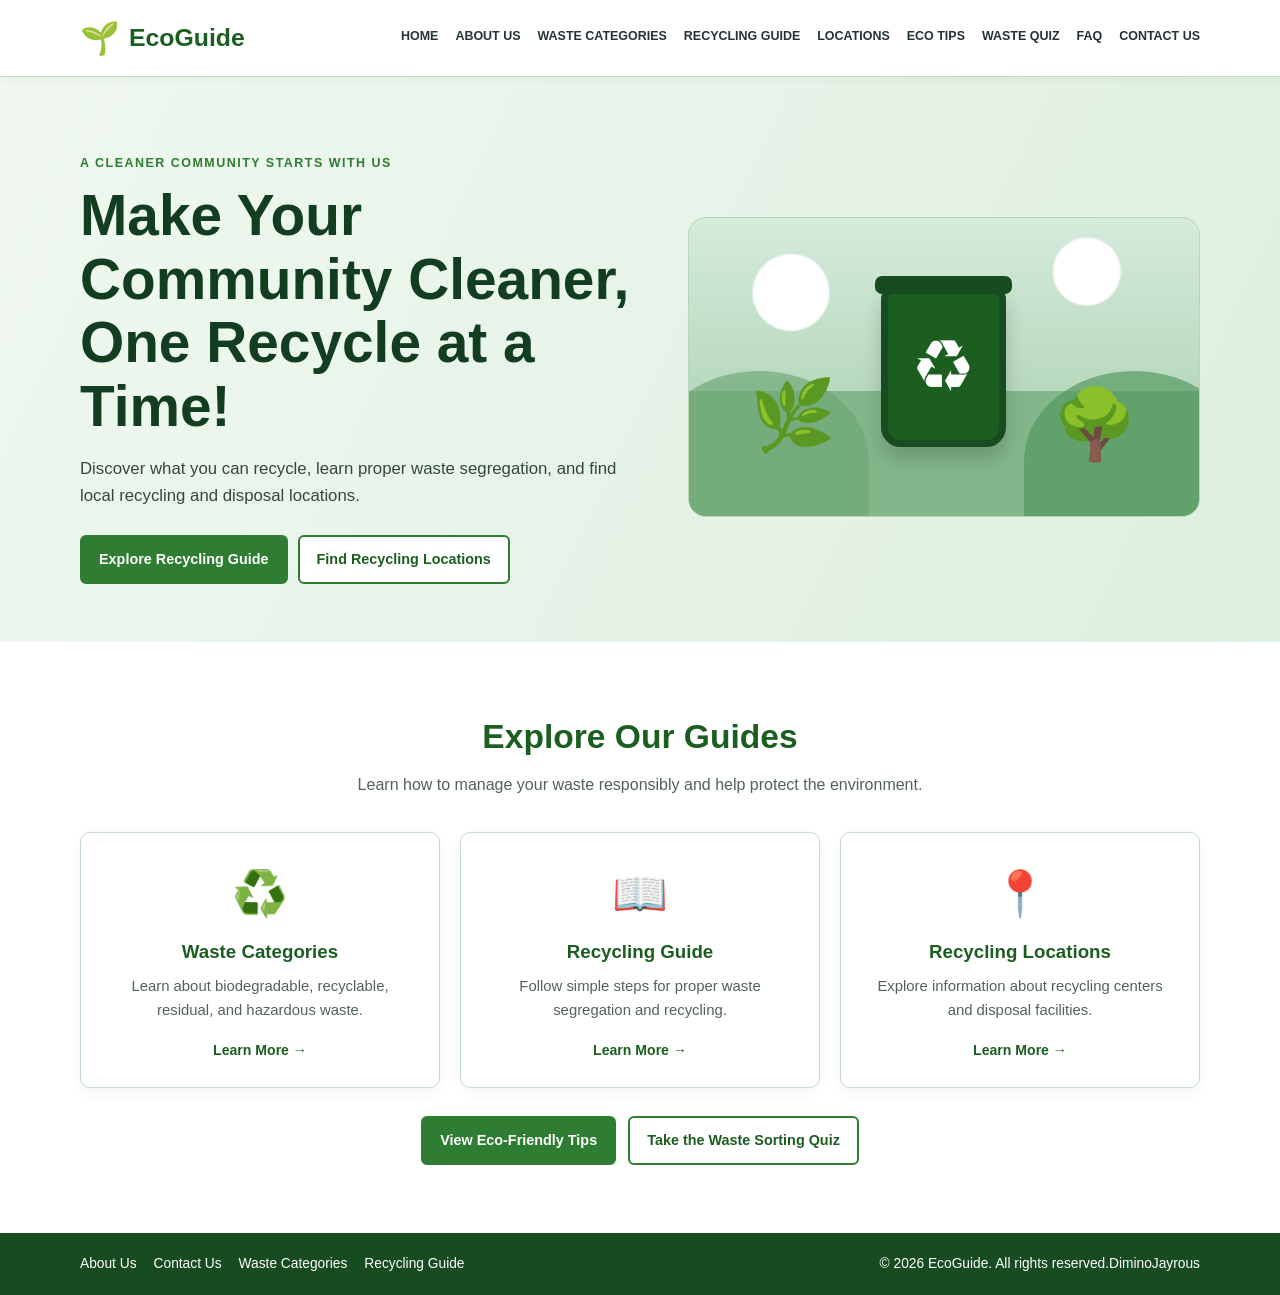
<file: index.html>
<!DOCTYPE html>
<html lang="en">
<head>
  <meta charset="UTF-8">
  <meta name="viewport" content="width=device-width, initial-scale=1.0">
  <meta name="description" content="EcoGuide helps communities learn about waste segregation, recycling, and responsible waste disposal.">
  <title>Home | EcoGuide – Local Waste &amp; Recycling Guide</title>
  <link rel="stylesheet" href="styles.css">
</head>
<body>
  <header class="site-header">
    <div class="container header-inner">
      <a class="brand" href="index.html" aria-label="EcoGuide home">
        <span class="brand-mark" aria-hidden="true">🌱</span>
        <span>EcoGuide</span>
      </a>
      <nav class="main-nav" aria-label="Main navigation">
<a href="index.html" >HOME</a>
<a href="about.html" >ABOUT US</a>
<a href="categories.html" >WASTE CATEGORIES</a>
<a href="guide.html" >RECYCLING GUIDE</a>
<a href="locations.html" >LOCATIONS</a>
<a href="tips.html" >ECO TIPS</a>
<a href="quiz.html" >WASTE QUIZ</a>
<a href="faq.html" >FAQ</a>
<a href="contact.html" >CONTACT US</a>
      </nav>
    </div>
  </header>

  <main>
    <section class="hero" id="home">
<div class="container hero-grid">
<div class="hero-copy">
<span class="eyebrow">A cleaner community starts with us</span>
<h1>Make Your Community Cleaner, One Recycle at a Time!</h1>
<p>
            Discover what you can recycle, learn proper waste segregation,
            and find local recycling and disposal locations.
          </p>
<div class="hero-actions">
<a class="button" href="guide.html">Explore Recycling Guide</a>
<a class="button button-secondary" href="locations.html">Find Recycling Locations</a>
</div>
</div>
<div aria-label="Illustration of a recycling bin in a green landscape" class="hero-art" role="img">
<span aria-hidden="true" class="hero-leaf leaf-left">🌿</span>
<div aria-hidden="true" class="recycle-bin">♻</div>
<span aria-hidden="true" class="hero-leaf leaf-right">🌳</span>
</div>
</div>
</section>
<section aria-labelledby="explore-heading" class="section">
<div class="container">
<h2 class="section-heading" id="explore-heading">Explore Our Guides</h2>
<p class="section-intro">
          Learn how to manage your waste responsibly and help protect the environment.
        </p>
<div class="feature-grid">
<article class="feature-card">
<div aria-hidden="true" class="card-icon">♻️</div>
<h3>Waste Categories</h3>
<p>Learn about biodegradable, recyclable, residual, and hazardous waste.</p>
<a class="text-link" href="categories.html">Learn More →</a>
</article>
<article class="feature-card">
<div aria-hidden="true" class="card-icon">📖</div>
<h3>Recycling Guide</h3>
<p>Follow simple steps for proper waste segregation and recycling.</p>
<a class="text-link" href="guide.html">Learn More →</a>
</article>
<article class="feature-card">
<div aria-hidden="true" class="card-icon">📍</div>
<h3>Recycling Locations</h3>
<p>Explore information about recycling centers and disposal facilities.</p>
<a class="text-link" href="locations.html">Learn More →</a>
</article>
</div>
</div>
<div class="container home-cta"><a class="button" href="tips.html">View Eco-Friendly Tips</a> <a class="button button-secondary" href="quiz.html">Take the Waste Sorting Quiz</a></div>
</section>
  </main>

  <footer class="site-footer">
    <div class="container footer-inner">
      <div class="footer-links">
        <a href="about.html">About Us</a>
        <a href="contact.html">Contact Us</a>
        <a href="categories.html">Waste Categories</a>
        <a href="guide.html">Recycling Guide</a>
      </div>
      <p>© 2026 EcoGuide. All rights reserved.DiminoJayrous</p>
    </div>
  </footer>
</body>
</html>
</file>
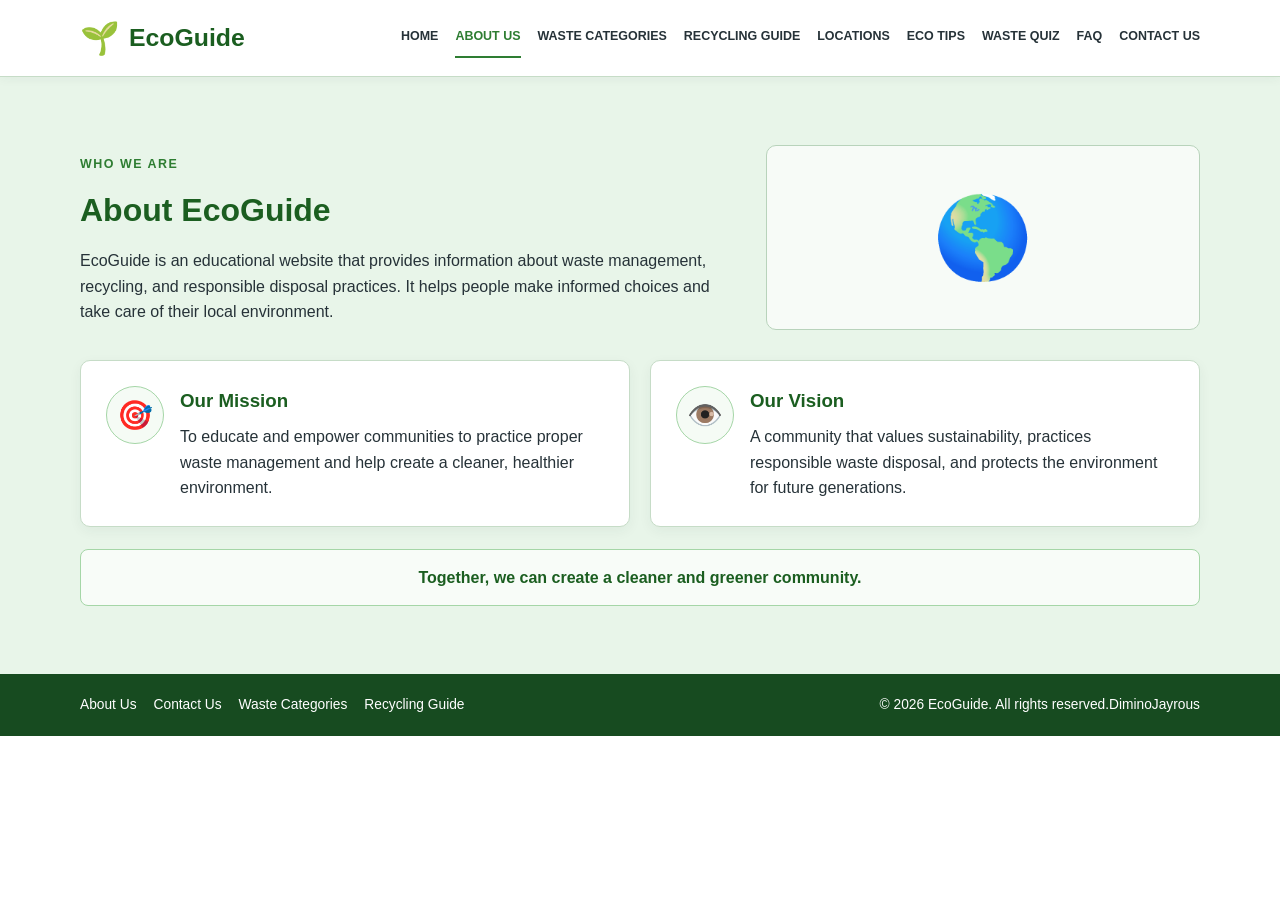
<file: about.html>
<!DOCTYPE html>
<html lang="en">
<head>
  <meta charset="UTF-8">
  <meta name="viewport" content="width=device-width, initial-scale=1.0">
  <meta name="description" content="EcoGuide helps communities learn about waste segregation, recycling, and responsible waste disposal.">
  <title>About Us | EcoGuide – Local Waste &amp; Recycling Guide</title>
  <link rel="stylesheet" href="styles.css">
</head>
<body>
  <header class="site-header">
    <div class="container header-inner">
      <a class="brand" href="index.html" aria-label="EcoGuide home">
        <span class="brand-mark" aria-hidden="true">🌱</span>
        <span>EcoGuide</span>
      </a>
      <nav class="main-nav" aria-label="Main navigation">
<a href="index.html" >HOME</a>
<a href="about.html" aria-current="page">ABOUT US</a>
<a href="categories.html" >WASTE CATEGORIES</a>
<a href="guide.html" >RECYCLING GUIDE</a>
<a href="locations.html" >LOCATIONS</a>
<a href="tips.html" >ECO TIPS</a>
<a href="quiz.html" >WASTE QUIZ</a>
<a href="faq.html" >FAQ</a>
<a href="contact.html" >CONTACT US</a>
      </nav>
    </div>
  </header>

  <main>
    <section class="section about-section" id="about">
<div class="container">
<div class="about-intro">
<div>
<span class="eyebrow">Who we are</span>
<h2>About EcoGuide</h2>
<p>
              EcoGuide is an educational website that provides information about
              waste management, recycling, and responsible disposal practices.
              It helps people make informed choices and take care of their local
              environment.
            </p>
</div>
<div aria-label="Green planet illustration" class="about-illustration" role="img">
            🌎
          </div>
</div>
<div class="mission-vision">
<article class="info-card">
<div aria-hidden="true" class="info-icon">🎯</div>
<div>
<h3>Our Mission</h3>
<p>
                To educate and empower communities to practice proper waste
                management and help create a cleaner, healthier environment.
              </p>
</div>
</article>
<article class="info-card">
<div aria-hidden="true" class="info-icon">👁️</div>
<div>
<h3>Our Vision</h3>
<p>
                A community that values sustainability, practices responsible
                waste disposal, and protects the environment for future generations.
              </p>
</div>
</article>
</div>
<p class="about-message">
          Together, we can create a cleaner and greener community.
        </p>
</div>
</section>
  </main>

  <footer class="site-footer">
    <div class="container footer-inner">
      <div class="footer-links">
        <a href="about.html">About Us</a>
        <a href="contact.html">Contact Us</a>
        <a href="categories.html">Waste Categories</a>
        <a href="guide.html">Recycling Guide</a>
      </div>
      <p>© 2026 EcoGuide. All rights reserved.DiminoJayrous</p>
    </div>
  </footer>
</body>
</html>
</file>
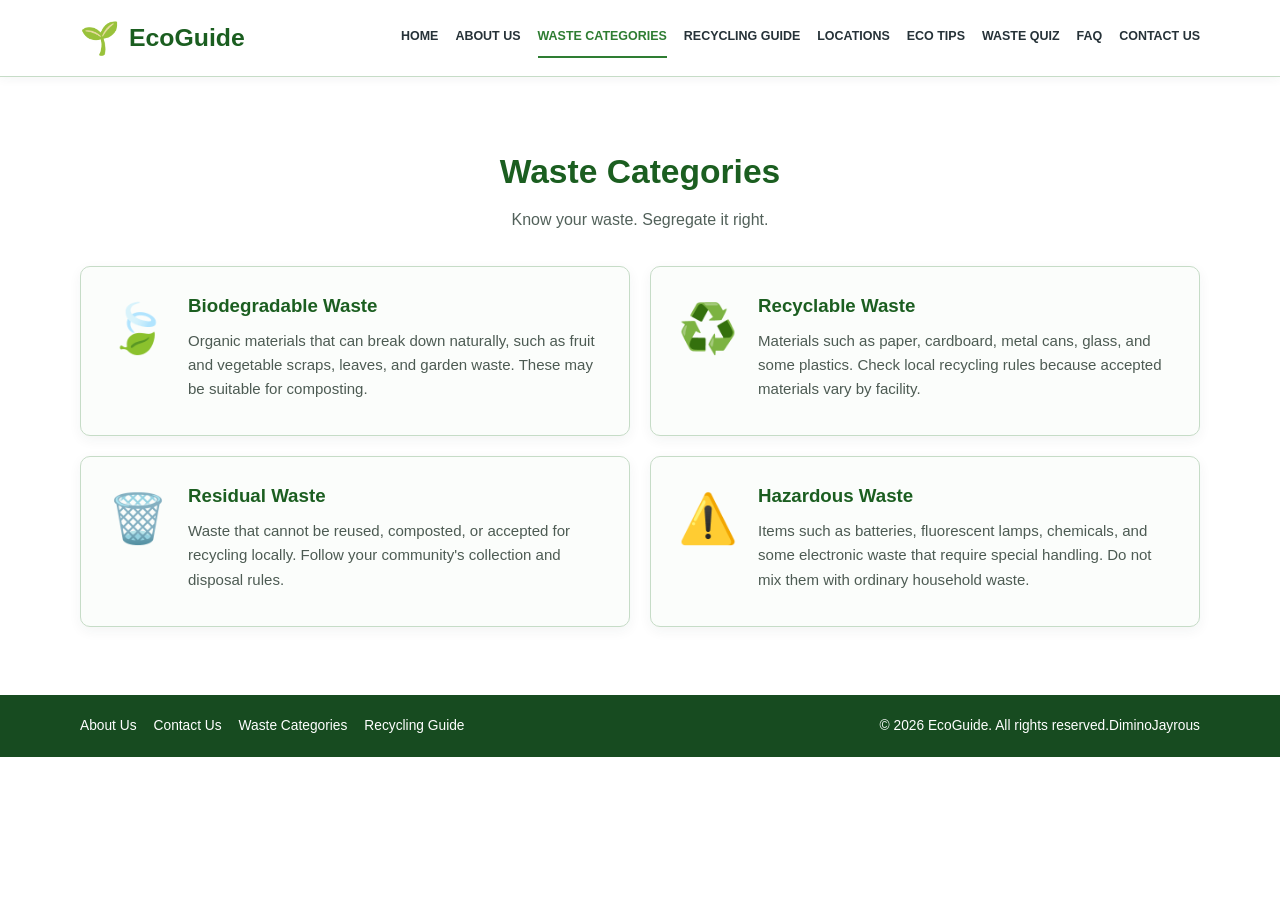
<file: categories.html>
<!DOCTYPE html>
<html lang="en">
<head>
  <meta charset="UTF-8">
  <meta name="viewport" content="width=device-width, initial-scale=1.0">
  <meta name="description" content="EcoGuide helps communities learn about waste segregation, recycling, and responsible waste disposal.">
  <title>Waste Categories | EcoGuide – Local Waste &amp; Recycling Guide</title>
  <link rel="stylesheet" href="styles.css">
</head>
<body>
  <header class="site-header">
    <div class="container header-inner">
      <a class="brand" href="index.html" aria-label="EcoGuide home">
        <span class="brand-mark" aria-hidden="true">🌱</span>
        <span>EcoGuide</span>
      </a>
      <nav class="main-nav" aria-label="Main navigation">
<a href="index.html" >HOME</a>
<a href="about.html" >ABOUT US</a>
<a href="categories.html" aria-current="page">WASTE CATEGORIES</a>
<a href="guide.html" >RECYCLING GUIDE</a>
<a href="locations.html" >LOCATIONS</a>
<a href="tips.html" >ECO TIPS</a>
<a href="quiz.html" >WASTE QUIZ</a>
<a href="faq.html" >FAQ</a>
<a href="contact.html" >CONTACT US</a>
      </nav>
    </div>
  </header>

  <main>
    <section class="section" id="categories">
<div class="container">
<h2 class="section-heading">Waste Categories</h2>
<p class="section-intro">Know your waste. Segregate it right.</p>
<div class="waste-grid">
<article class="waste-card">
<div aria-hidden="true" class="waste-icon">🍃</div>
<div>
<h3>Biodegradable Waste</h3>
<p>
                Organic materials that can break down naturally, such as fruit
                and vegetable scraps, leaves, and garden waste. These may be
                suitable for composting.
              </p>
</div>
</article>
<article class="waste-card">
<div aria-hidden="true" class="waste-icon">♻️</div>
<div>
<h3>Recyclable Waste</h3>
<p>
                Materials such as paper, cardboard, metal cans, glass, and some
                plastics. Check local recycling rules because accepted materials
                vary by facility.
              </p>
</div>
</article>
<article class="waste-card">
<div aria-hidden="true" class="waste-icon">🗑️</div>
<div>
<h3>Residual Waste</h3>
<p>
                Waste that cannot be reused, composted, or accepted for recycling
                locally. Follow your community's collection and disposal rules.
              </p>
</div>
</article>
<article class="waste-card">
<div aria-hidden="true" class="waste-icon">⚠️</div>
<div>
<h3>Hazardous Waste</h3>
<p>
                Items such as batteries, fluorescent lamps, chemicals, and some
                electronic waste that require special handling. Do not mix them
                with ordinary household waste.
              </p>
</div>
</article>
</div>
</div>
</section>
  </main>

  <footer class="site-footer">
    <div class="container footer-inner">
      <div class="footer-links">
        <a href="about.html">About Us</a>
        <a href="contact.html">Contact Us</a>
        <a href="categories.html">Waste Categories</a>
        <a href="guide.html">Recycling Guide</a>
      </div>
      <p>© 2026 EcoGuide. All rights reserved.DiminoJayrous</p>
    </div>
  </footer>
</body>
</html>
</file>
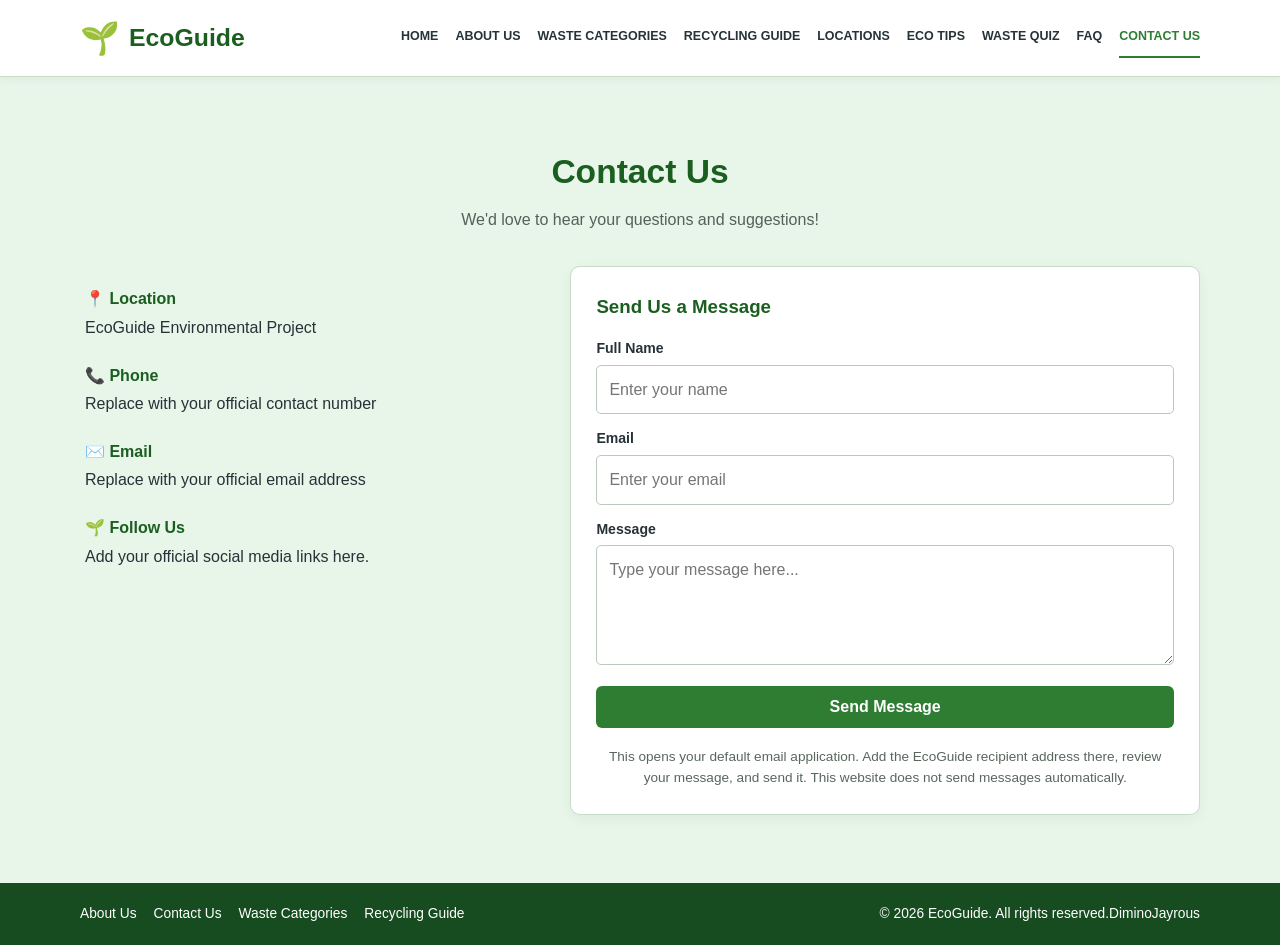
<file: contact.html>
<!DOCTYPE html>
<html lang="en">
<head>
  <meta charset="UTF-8">
  <meta name="viewport" content="width=device-width, initial-scale=1.0">
  <meta name="description" content="EcoGuide helps communities learn about waste segregation, recycling, and responsible waste disposal.">
  <title>Contact Us | EcoGuide – Local Waste &amp; Recycling Guide</title>
  <link rel="stylesheet" href="styles.css">
</head>
<body>
  <header class="site-header">
    <div class="container header-inner">
      <a class="brand" href="index.html" aria-label="EcoGuide home">
        <span class="brand-mark" aria-hidden="true">🌱</span>
        <span>EcoGuide</span>
      </a>
      <nav class="main-nav" aria-label="Main navigation">
<a href="index.html" >HOME</a>
<a href="about.html" >ABOUT US</a>
<a href="categories.html" >WASTE CATEGORIES</a>
<a href="guide.html" >RECYCLING GUIDE</a>
<a href="locations.html" >LOCATIONS</a>
<a href="tips.html" >ECO TIPS</a>
<a href="quiz.html" >WASTE QUIZ</a>
<a href="faq.html" >FAQ</a>
<a href="contact.html" aria-current="page">CONTACT US</a>
      </nav>
    </div>
  </header>

  <main>
    <section class="section contact-section" id="contact">
<div class="container">
<h2 class="section-heading">Contact Us</h2>
<p class="section-intro">We'd love to hear your questions and suggestions!</p>
<div class="contact-layout">
<div class="contact-details">
<div class="contact-item">
<strong>📍 Location</strong>
<p>EcoGuide Environmental Project</p>
</div>
<div class="contact-item">
<strong>📞 Phone</strong>
<p>Replace with your official contact number</p>
</div>
<div class="contact-item">
<strong>✉️ Email</strong>
<p>Replace with your official email address</p>
</div>
<div class="contact-item">
<strong>🌱 Follow Us</strong>
<p>Add your official social media links here.</p>
</div>
</div>
<form class="contact-form" action="mailto:" method="post" enctype="text/plain">
<h3>Send Us a Message</h3>
<div class="form-group">
<label for="full-name">Full Name</label>
<input id="full-name" name="name" placeholder="Enter your name" required="" type="text"/>
</div>
<div class="form-group">
<label for="email">Email</label>
<input id="email" name="email" placeholder="Enter your email" required="" type="email"/>
</div>
<div class="form-group">
<label for="user-message">Message</label>
<textarea id="user-message" name="message" placeholder="Type your message here..." required=""></textarea>
</div>
<button type="submit">Send Message</button>
<p class="location-note">
              This opens your default email application. Add the EcoGuide recipient address there, review your message, and send it. This website does not send messages automatically.
            </p>
</form>
</div>
</div>
</section>
  </main>

  <footer class="site-footer">
    <div class="container footer-inner">
      <div class="footer-links">
        <a href="about.html">About Us</a>
        <a href="contact.html">Contact Us</a>
        <a href="categories.html">Waste Categories</a>
        <a href="guide.html">Recycling Guide</a>
      </div>
      <p>© 2026 EcoGuide. All rights reserved.DiminoJayrous</p>
    </div>
  </footer>
</body>
</html>
</file>
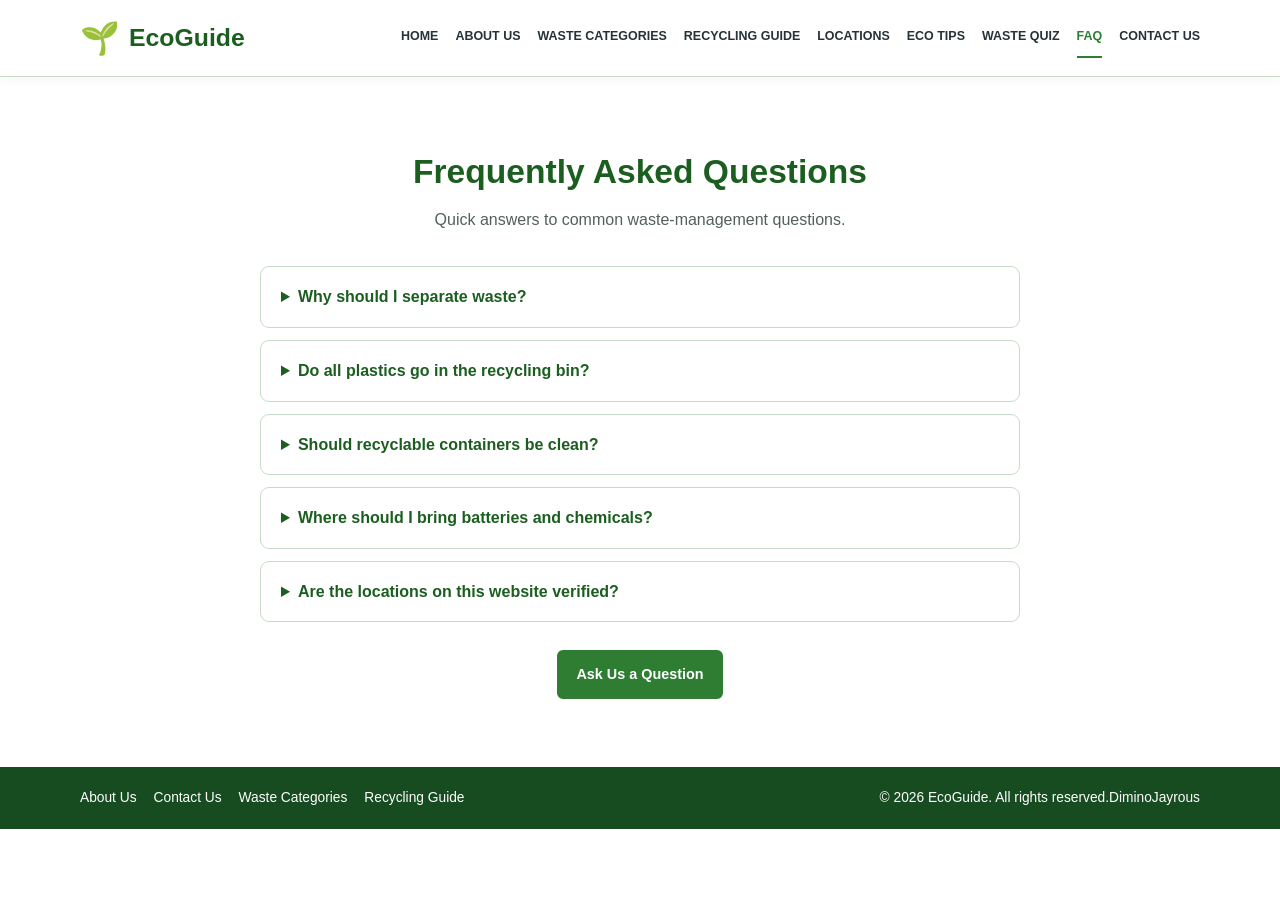
<file: faq.html>
<!DOCTYPE html><html lang="en"><head><meta charset="UTF-8"><meta name="viewport" content="width=device-width, initial-scale=1.0"><meta name="description" content="EcoGuide waste management and recycling resources."><title>Frequently Asked Questions | EcoGuide</title><link rel="stylesheet" href="styles.css"></head><body><header class="site-header"><div class="container header-inner"><a class="brand" href="index.html"><span class="brand-mark">🌱</span><span>EcoGuide</span></a><nav class="main-nav" aria-label="Main navigation"><a href="index.html" >HOME</a>
<a href="about.html" >ABOUT US</a>
<a href="categories.html" >WASTE CATEGORIES</a>
<a href="guide.html" >RECYCLING GUIDE</a>
<a href="locations.html" >LOCATIONS</a>
<a href="tips.html" >ECO TIPS</a>
<a href="quiz.html" >WASTE QUIZ</a>
<a href="faq.html" aria-current="page">FAQ</a>
<a href="contact.html" >CONTACT US</a></nav></div></header><main><section class="section"><div class="container narrow"><h2 class="section-heading">Frequently Asked Questions</h2><p class="section-intro">Quick answers to common waste-management questions.</p><div class="faq-list"><details><summary>Why should I separate waste?</summary><p>Segregation keeps recyclable and compostable materials from being mixed with other waste and supports safer handling.</p></details><details><summary>Do all plastics go in the recycling bin?</summary><p>No. Accepted plastics vary by local program. Check the recycling rules in your area before placing plastics in a collection bin.</p></details><details><summary>Should recyclable containers be clean?</summary><p>Empty and rinse containers when appropriate, then let them dry. Follow the instructions of your local recycling facility.</p></details><details><summary>Where should I bring batteries and chemicals?</summary><p>Do not mix them with ordinary household waste. Contact your local government or an authorized collection program for instructions.</p></details><details><summary>Are the locations on this website verified?</summary><p>No. The current facility entries are sample placeholders. Confirm addresses, accepted materials, schedules, and operating hours with the facility or local government.</p></details></div>
<div class="center-action"><a class="button" href="contact.html">Ask Us a Question</a></div></div></section></main>
<footer class="site-footer">
<div class="container footer-inner"><div class="footer-links">
<a href="about.html">About Us</a>
<a href="contact.html">Contact Us</a>
<a href="categories.html">Waste Categories</a>
<a href="guide.html">Recycling Guide</a>
</div><p>© 2026 EcoGuide. All rights reserved.DiminoJayrous</p></div></footer></body></html>
</file>
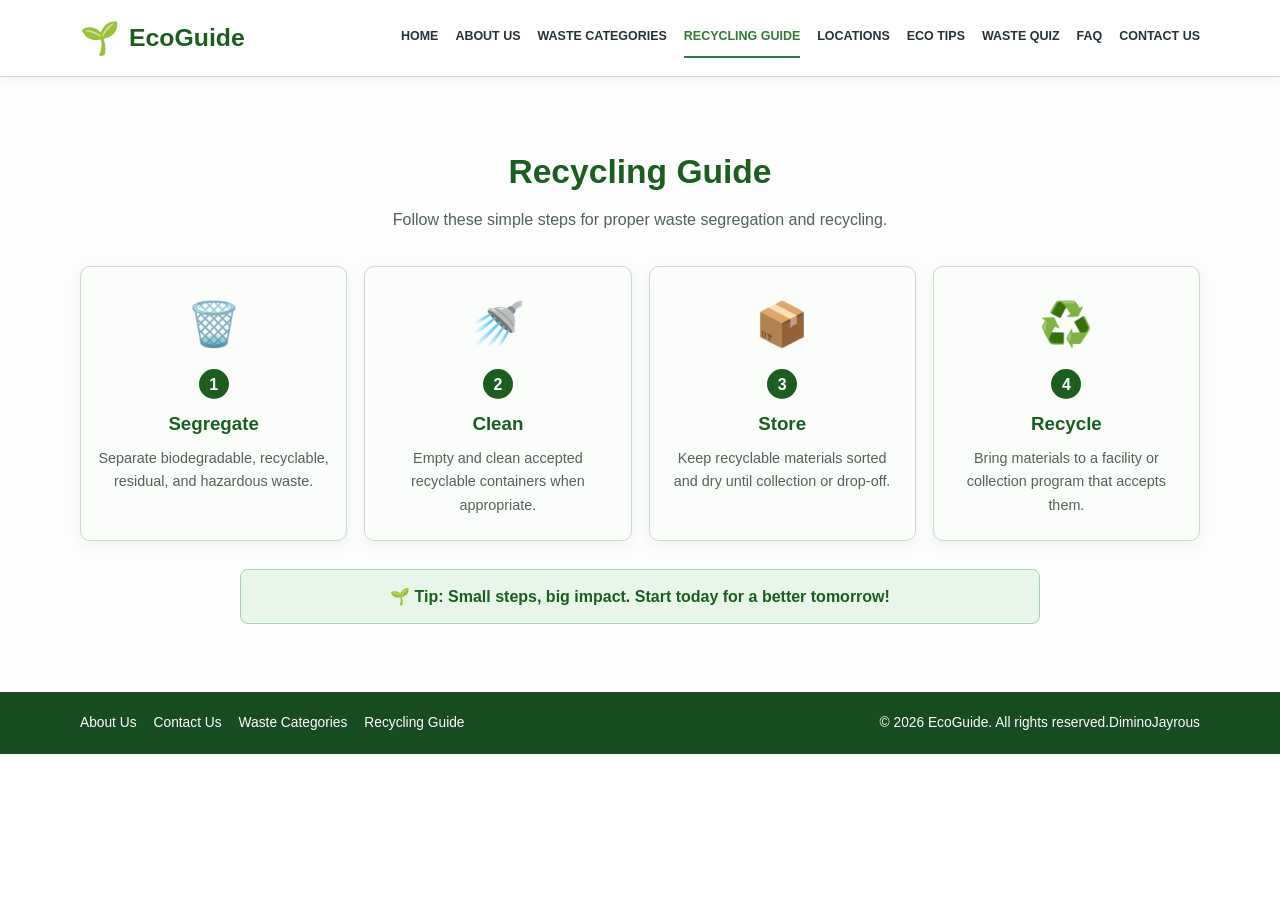
<file: guide.html>
<!DOCTYPE html>
<html lang="en">
<head>
  <meta charset="UTF-8">
  <meta name="viewport" content="width=device-width, initial-scale=1.0">
  <meta name="description" content="EcoGuide helps communities learn about waste segregation, recycling, and responsible waste disposal.">
  <title>Recycling Guide | EcoGuide – Local Waste &amp; Recycling Guide</title>
  <link rel="stylesheet" href="styles.css">
</head>
<body>
  <header class="site-header">
    <div class="container header-inner">
      <a class="brand" href="index.html" aria-label="EcoGuide home">
        <span class="brand-mark" aria-hidden="true">🌱</span>
        <span>EcoGuide</span>
      </a>
      <nav class="main-nav" aria-label="Main navigation">
<a href="index.html" >HOME</a>
<a href="about.html" >ABOUT US</a>
<a href="categories.html" >WASTE CATEGORIES</a>
<a href="guide.html" aria-current="page">RECYCLING GUIDE</a>
<a href="locations.html" >LOCATIONS</a>
<a href="tips.html" >ECO TIPS</a>
<a href="quiz.html" >WASTE QUIZ</a>
<a href="faq.html" >FAQ</a>
<a href="contact.html" >CONTACT US</a>
      </nav>
    </div>
  </header>

  <main>
    <section class="section guide-section" id="guide">
<div class="container">
<h2 class="section-heading">Recycling Guide</h2>
<p class="section-intro">
          Follow these simple steps for proper waste segregation and recycling.
        </p>
<div class="steps-grid">
<article class="step-card">
<div aria-hidden="true" class="step-icon">🗑️</div>
<span class="step-number">1</span>
<h3>Segregate</h3>
<p>Separate biodegradable, recyclable, residual, and hazardous waste.</p>
</article>
<article class="step-card">
<div aria-hidden="true" class="step-icon">🚿</div>
<span class="step-number">2</span>
<h3>Clean</h3>
<p>Empty and clean accepted recyclable containers when appropriate.</p>
</article>
<article class="step-card">
<div aria-hidden="true" class="step-icon">📦</div>
<span class="step-number">3</span>
<h3>Store</h3>
<p>Keep recyclable materials sorted and dry until collection or drop-off.</p>
</article>
<article class="step-card">
<div aria-hidden="true" class="step-icon">♻️</div>
<span class="step-number">4</span>
<h3>Recycle</h3>
<p>Bring materials to a facility or collection program that accepts them.</p>
</article>
</div>
<div class="tip-box">
          🌱 Tip: Small steps, big impact. Start today for a better tomorrow!
        </div>
</div>
</section>
  </main>

  <footer class="site-footer">
    <div class="container footer-inner">
      <div class="footer-links">
        <a href="about.html">About Us</a>
        <a href="contact.html">Contact Us</a>
        <a href="categories.html">Waste Categories</a>
        <a href="guide.html">Recycling Guide</a>
      </div>
      <p>© 2026 EcoGuide. All rights reserved.DiminoJayrous</p>
    </div>
  </footer>
</body>
</html>
</file>
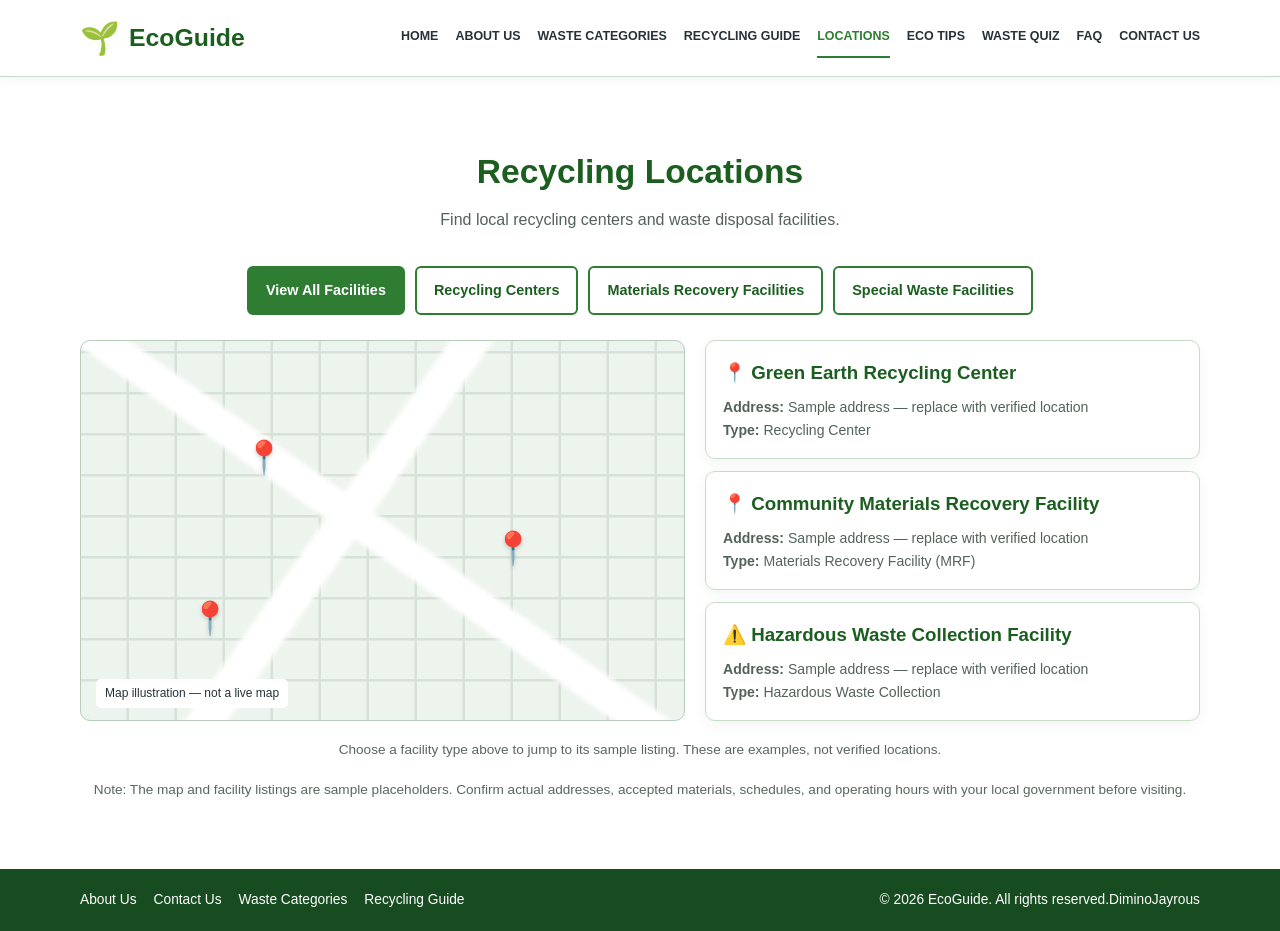
<file: locations.html>
<!DOCTYPE html>
<html lang="en">
<head>
  <meta charset="UTF-8">
  <meta name="viewport" content="width=device-width, initial-scale=1.0">
  <meta name="description" content="EcoGuide helps communities learn about waste segregation, recycling, and responsible waste disposal.">
  <title>Recycling Locations | EcoGuide – Local Waste &amp; Recycling Guide</title>
  <link rel="stylesheet" href="styles.css">
</head>
<body>
  <header class="site-header">
    <div class="container header-inner">
      <a class="brand" href="index.html" aria-label="EcoGuide home">
        <span class="brand-mark" aria-hidden="true">🌱</span>
        <span>EcoGuide</span>
      </a>
      <nav class="main-nav" aria-label="Main navigation">
<a href="index.html" >HOME</a>
<a href="about.html" >ABOUT US</a>
<a href="categories.html" >WASTE CATEGORIES</a>
<a href="guide.html" >RECYCLING GUIDE</a>
<a href="locations.html" aria-current="page">LOCATIONS</a>
<a href="tips.html" >ECO TIPS</a>
<a href="quiz.html" >WASTE QUIZ</a>
<a href="faq.html" >FAQ</a>
<a href="contact.html" >CONTACT US</a>
      </nav>
    </div>
  </header>

  <main>
    <section class="section" id="locations">
<div class="container">
<h2 class="section-heading">Recycling Locations</h2>
<p class="section-intro">
          Find local recycling centers and waste disposal facilities.
        </p>
<div class="location-search" aria-label="Browse facility types">
  <a class="button" href="#all-facilities">View All Facilities</a>
  <a class="button button-secondary" href="#recycling-center">Recycling Centers</a>
  <a class="button button-secondary" href="#mrf">Materials Recovery Facilities</a>
  <a class="button button-secondary" href="#hazardous">Special Waste Facilities</a>
</div>
<div class="location-layout">
<div aria-label="Illustrative map placeholder with three location pins" class="map-placeholder" role="img">
<span aria-hidden="true" class="map-pin pin-one">📍</span>
<span aria-hidden="true" class="map-pin pin-two">📍</span>
<span aria-hidden="true" class="map-pin pin-three">📍</span>
<span class="map-label">Map illustration — not a live map</span>
</div>
<div class="location-list" id="all-facilities">
<!-- Replace these sample entries with verified local facilities. -->
<article class="location-card" id="recycling-center">
<h3>📍 Green Earth Recycling Center</h3>
<p><strong>Address:</strong> Sample address — replace with verified location</p>
<p><strong>Type:</strong> Recycling Center</p>
</article>
<article class="location-card" id="mrf">
<h3>📍 Community Materials Recovery Facility</h3>
<p><strong>Address:</strong> Sample address — replace with verified location</p>
<p><strong>Type:</strong> Materials Recovery Facility (MRF)</p>
</article>
<article class="location-card" id="hazardous">
<h3>⚠️ Hazardous Waste Collection Facility</h3>
<p><strong>Address:</strong> Sample address — replace with verified location</p>
<p><strong>Type:</strong> Hazardous Waste Collection</p>
</article>
</div>
</div>
<p class="location-note">Choose a facility type above to jump to its sample listing. These are examples, not verified locations.</p>
<p class="location-note">
          Note: The map and facility listings are sample placeholders. Confirm
          actual addresses, accepted materials, schedules, and operating hours
          with your local government before visiting.
        </p>
</div>
</section>
  </main>

  <footer class="site-footer">
    <div class="container footer-inner">
      <div class="footer-links">
        <a href="about.html">About Us</a>
        <a href="contact.html">Contact Us</a>
        <a href="categories.html">Waste Categories</a>
        <a href="guide.html">Recycling Guide</a>
      </div>
      <p>© 2026 EcoGuide. All rights reserved.DiminoJayrous</p>
    </div>
  </footer>
</body>
</html>
</file>
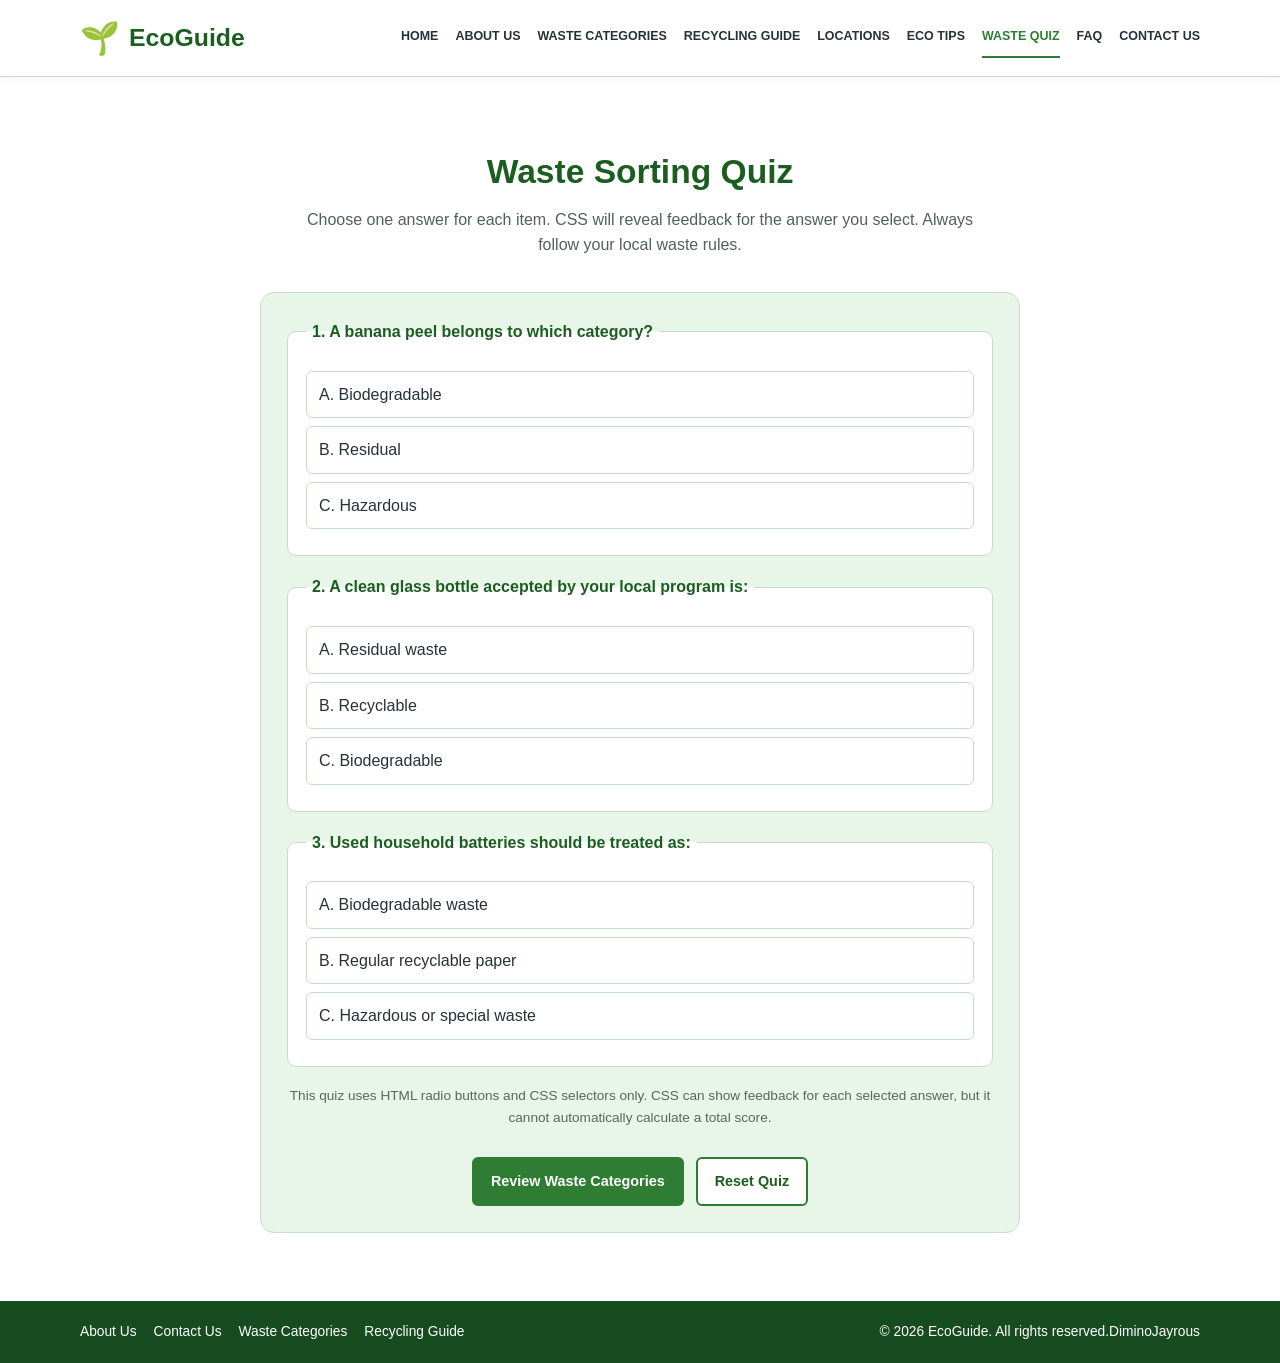
<file: quiz.html>
<!DOCTYPE html>
<html lang="en">
<head>
  <meta charset="UTF-8">
  <meta name="viewport" content="width=device-width, initial-scale=1.0">
  <meta name="description" content="EcoGuide waste management and recycling resources.">
  <title>Waste Sorting Quiz | EcoGuide</title>
  <link rel="stylesheet" href="styles.css">
</head>
<body>
  <header class="site-header">
    <div class="container header-inner">
      <a class="brand" href="index.html"><span class="brand-mark">🌱</span><span>EcoGuide</span></a>
      <nav class="main-nav" aria-label="Main navigation">
        <a href="index.html">HOME</a>
        <a href="about.html">ABOUT US</a>
        <a href="categories.html">WASTE CATEGORIES</a>
        <a href="guide.html">RECYCLING GUIDE</a>
        <a href="locations.html">LOCATIONS</a>
        <a href="tips.html">ECO TIPS</a>
        <a href="quiz.html" aria-current="page">WASTE QUIZ</a>
        <a href="faq.html">FAQ</a>
        <a href="contact.html">CONTACT US</a>
      </nav>
    </div>
  </header>

  <main>
    <section class="section">
      <div class="container narrow">
        <h1 class="section-heading">Waste Sorting Quiz</h1>
        <p class="section-intro">Choose one answer for each item. CSS will reveal feedback for the answer you select. Always follow your local waste rules.</p>

        <div class="quiz-card">
          <fieldset>
            <legend>1. A banana peel belongs to which category?</legend>
            <input type="radio" name="q1" id="q1a">
            <label for="q1a">A. Biodegradable</label>
            <p class="quiz-feedback correct"><strong>Correct!</strong> Food scraps can break down naturally and may be composted where local rules allow.</p>
            <input type="radio" name="q1" id="q1b">
            <label for="q1b">B. Residual</label>
            <p class="quiz-feedback incorrect"><strong>Try again.</strong> A banana peel is organic material that can decompose.</p>
            <input type="radio" name="q1" id="q1c">
            <label for="q1c">C. Hazardous</label>
            <p class="quiz-feedback incorrect"><strong>Try again.</strong> A banana peel is ordinary food waste, not hazardous waste.</p>
          </fieldset>

          <fieldset>
            <legend>2. A clean glass bottle accepted by your local program is:</legend>
            <input type="radio" name="q2" id="q2a">
            <label for="q2a">A. Residual waste</label>
            <p class="quiz-feedback incorrect"><strong>Try again.</strong> If your local program accepts it, a clean glass bottle can be recycled.</p>
            <input type="radio" name="q2" id="q2b">
            <label for="q2b">B. Recyclable</label>
            <p class="quiz-feedback correct"><strong>Correct!</strong> Check whether your local collection program accepts glass.</p>
            <input type="radio" name="q2" id="q2c">
            <label for="q2c">C. Biodegradable</label>
            <p class="quiz-feedback incorrect"><strong>Try again.</strong> Glass does not break down like food scraps; it may be recyclable where accepted.</p>
          </fieldset>

          <fieldset>
            <legend>3. Used household batteries should be treated as:</legend>
            <input type="radio" name="q3" id="q3a">
            <label for="q3a">A. Biodegradable waste</label>
            <p class="quiz-feedback incorrect"><strong>Try again.</strong> Batteries should not be mixed with ordinary organic waste.</p>
            <input type="radio" name="q3" id="q3b">
            <label for="q3b">B. Regular recyclable paper</label>
            <p class="quiz-feedback incorrect"><strong>Try again.</strong> Batteries need separate handling and collection.</p>
            <input type="radio" name="q3" id="q3c">
            <label for="q3c">C. Hazardous or special waste</label>
            <p class="quiz-feedback correct"><strong>Correct!</strong> Keep batteries separate and ask your local government about proper collection.</p>
          </fieldset>

          <p class="location-note">This quiz uses HTML radio buttons and CSS selectors only. CSS can show feedback for each selected answer, but it cannot automatically calculate a total score.</p>
          <div class="center-action">
            <a class="button" href="categories.html">Review Waste Categories</a>
            <a class="button button-secondary" href="quiz.html">Reset Quiz</a>
          </div>
        </div>
      </div>
    </section>
  </main>

  <footer class="site-footer">
    <div class="container footer-inner">
      <div class="footer-links">
        <a href="about.html">About Us</a>
        <a href="contact.html">Contact Us</a>
        <a href="categories.html">Waste Categories</a>
        <a href="guide.html">Recycling Guide</a>
      </div>
      <p>© 2026 EcoGuide. All rights reserved.DiminoJayrous</p>
    </div>
  </footer>
</body>
</html>
</file>
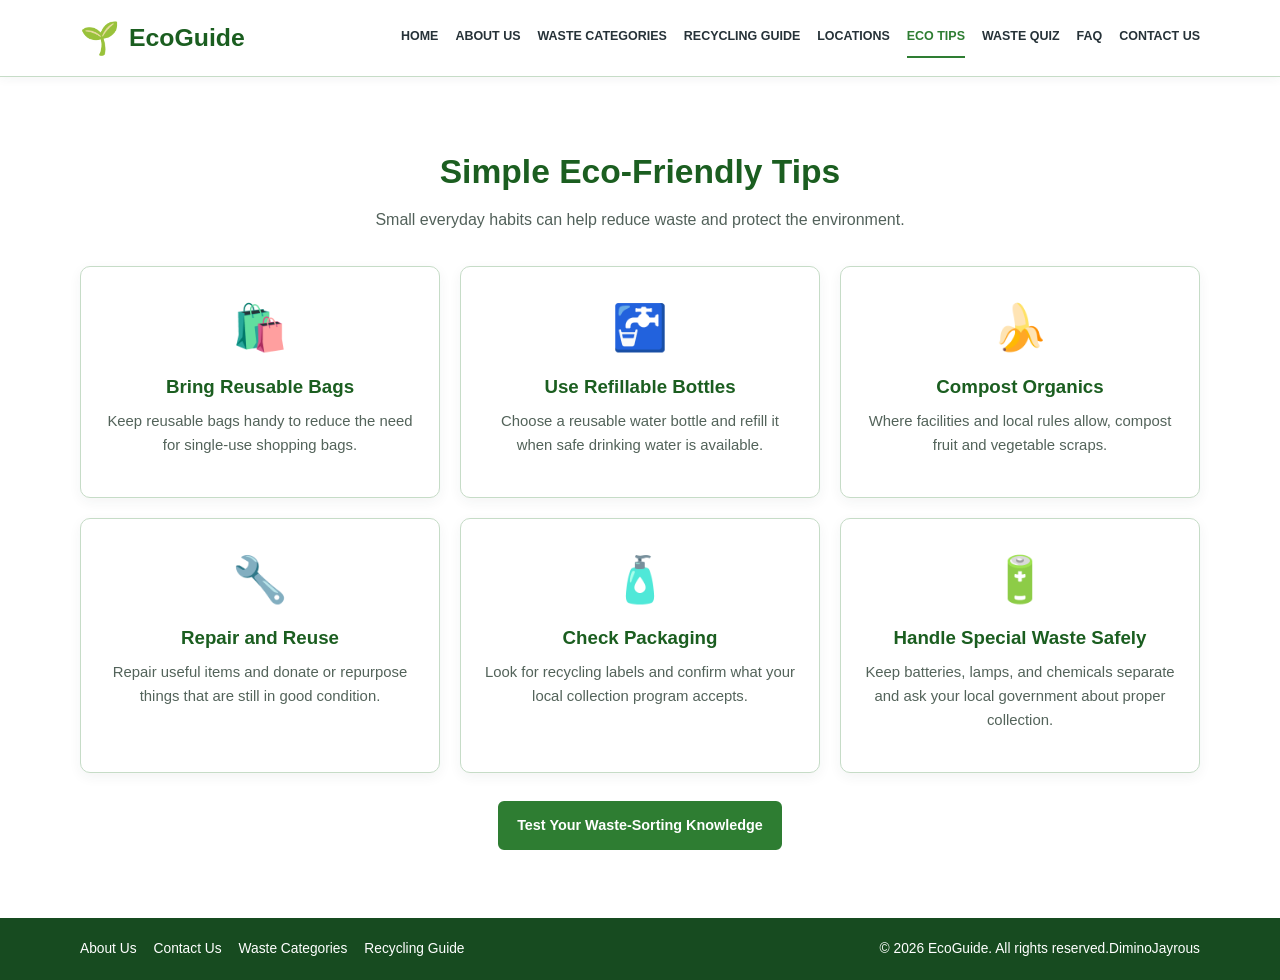
<file: tips.html>
<!DOCTYPE html><html lang="en"><head><meta charset="UTF-8"><meta name="viewport" content="width=device-width, initial-scale=1.0"><meta name="description" content="EcoGuide waste management and recycling resources."><title>Eco Tips | EcoGuide</title><link rel="stylesheet" href="styles.css"></head><body><header class="site-header"><div class="container header-inner"><a class="brand" href="index.html"><span class="brand-mark">🌱</span><span>EcoGuide</span></a><nav class="main-nav" aria-label="Main navigation"><a href="index.html" >HOME</a>
<a href="about.html" >ABOUT US</a>
<a href="categories.html" >WASTE CATEGORIES</a>
<a href="guide.html" >RECYCLING GUIDE</a>
<a href="locations.html" >LOCATIONS</a>
<a href="tips.html" aria-current="page">ECO TIPS</a>
<a href="quiz.html" >WASTE QUIZ</a>
<a href="faq.html" >FAQ</a>
<a href="contact.html" >CONTACT US</a></nav></div></header><main><section class="section"><div class="container"><h2 class="section-heading">Simple Eco-Friendly Tips</h2><p class="section-intro">Small everyday habits can help reduce waste and protect the environment.</p><div class="feature-grid"><article class="feature-card"><div class="card-icon">🛍️</div><h3>Bring Reusable Bags</h3><p>Keep reusable bags handy to reduce the need for single-use shopping bags.</p></article><article class="feature-card"><div class="card-icon">🚰</div><h3>Use Refillable Bottles</h3><p>Choose a reusable water bottle and refill it when safe drinking water is available.</p></article><article class="feature-card"><div class="card-icon">🍌</div><h3>Compost Organics</h3><p>Where facilities and local rules allow, compost fruit and vegetable scraps.</p></article><article class="feature-card"><div class="card-icon">🔧</div><h3>Repair and Reuse</h3><p>Repair useful items and donate or repurpose things that are still in good condition.</p></article><article class="feature-card"><div class="card-icon">🧴</div><h3>Check Packaging</h3><p>Look for recycling labels and confirm what your local collection program accepts.</p></article><article class="feature-card"><div class="card-icon">🔋</div><h3>Handle Special Waste Safely</h3><p>Keep batteries, lamps, and chemicals separate and ask your local government about proper collection.</p></article></div><div class="center-action"><a class="button" href="quiz.html">Test Your Waste-Sorting Knowledge</a></div></div></section></main><footer class="site-footer"><div class="container footer-inner"><div class="footer-links"><a href="about.html">About Us</a><a href="contact.html">Contact Us</a><a href="categories.html">Waste Categories</a><a href="guide.html">Recycling Guide</a></div><p>© 2026 EcoGuide. All rights reserved.DiminoJayrous</p></div></footer></body></html>
</file>
<file: styles.css>
/* ---------- RESET AND GLOBAL STYLES ---------- */

    * {

      margin: 0;

      padding: 0;

      box-sizing: border-box;

    }



    :root {

      --green: #2E7D32;

      --dark-green: #1B5E20;

      --light-green: #A5D6A7;

      --pale-green: #E8F5E9;

      --white: #FFFFFF;

      --dark: #263238;

      --light-gray: #F5F5F5;

      --border: #C6DCC7;

    }



    html {

      scroll-behavior: smooth;

      scroll-padding-top: 90px;

    }



    body {

      font-family: Arial, Helvetica, sans-serif;

      color: var(--dark);

      background: var(--white);

      line-height: 1.6;

    }



    a {

      color: inherit;

    }



    img {

      max-width: 100%;

      display: block;

    }



    .container {

      width: min(1120px, 90%);

      margin: 0 auto;

    }



    .section {

      padding: 68px 0;

    }



    .section-heading {

      color: var(--dark-green);

      text-align: center;

      font-size: clamp(1.65rem, 3vw, 2.1rem);

      margin-bottom: 8px;

    }



    .section-intro {

      text-align: center;

      max-width: 680px;

      margin: 0 auto 34px;

      color: #52615A;

    }



    .eyebrow {

      display: inline-block;

      color: var(--green);

      font-weight: 700;

      letter-spacing: 1.5px;

      text-transform: uppercase;

      font-size: 0.78rem;

      margin-bottom: 10px;

    }



    /* ---------- HEADER AND NAVIGATION ---------- */

    .site-header {

      position: sticky;

      top: 0;

      z-index: 10;

      background: var(--white);

      border-bottom: 1px solid var(--border);

      box-shadow: 0 2px 10px rgba(38, 50, 56, 0.05);

    }



    .header-inner {

      min-height: 76px;

      display: flex;

      justify-content: space-between;

      align-items: center;

      gap: 22px;

    }



    .brand {

      display: inline-flex;

      align-items: center;

      gap: 9px;

      text-decoration: none;

      color: var(--dark-green);

      font-size: 1.55rem;

      font-weight: 800;

      white-space: nowrap;

    }



    .brand-mark {

      font-size: 2rem;

      line-height: 1;

    }



    .main-nav {

      display: flex;

      align-items: center;

      justify-content: flex-end;

      flex-wrap: wrap;

      gap: 6px 17px;

    }



    .main-nav a {

      text-decoration: none;

      color: var(--dark);

      font-size: 0.78rem;

      font-weight: 700;

      padding: 9px 0;

      border-bottom: 2px solid transparent;

    }



    .main-nav a:hover,

    .main-nav a:focus-visible {

      color: var(--green);

      border-bottom-color: var(--green);

    }



    /* ---------- BUTTONS ---------- */

    .button {

      display: inline-block;

      border: 2px solid var(--green);

      border-radius: 6px;

      padding: 11px 17px;

      background: var(--green);

      color: var(--white);

      text-decoration: none;

      font-weight: 700;

      font-size: 0.9rem;

      transition: background 0.2s ease, transform 0.2s ease;

    }



    .button:hover {

      background: var(--dark-green);

      border-color: var(--dark-green);

      transform: translateY(-2px);

    }



    .button-secondary {

      background: var(--white);

      color: var(--dark-green);

    }



    .button-secondary:hover {

      color: var(--white);

    }



    /* ---------- HOME / HERO ---------- */

    .hero {

      background: linear-gradient(115deg, #F0F8F0 0%, #DDEFE0 100%);

      padding: 72px 0 58px;

      overflow: hidden;

    }



    .hero-grid {

      display: grid;

      grid-template-columns: 1.05fr 0.95fr;

      align-items: center;

      gap: 42px;

    }



    .hero h1 {

      max-width: 650px;

      color: #123D20;

      font-size: clamp(2.2rem, 4.5vw, 3.55rem);

      line-height: 1.12;

      margin-bottom: 18px;

    }



    .hero-copy p {

      max-width: 570px;

      margin-bottom: 25px;

      color: #34483A;

      font-size: 1.05rem;

    }



    .hero-actions {

      display: flex;

      flex-wrap: wrap;

      gap: 10px;

    }



    .hero-art {

      min-height: 300px;

      border-radius: 18px;

      background:

        radial-gradient(circle at 20% 25%, #FFFFFF 0 8%, transparent 8.5%),

        radial-gradient(circle at 78% 18%, #FFFFFF 0 7%, transparent 7.5%),

        linear-gradient(180deg, #D5EBDD 0%, #B8D9BD 58%, #83B78B 58%, #83B78B 100%);

      display: flex;

      justify-content: center;

      align-items: center;

      position: relative;

      overflow: hidden;

      border: 1px solid #B6D5BA;

    }



    .hero-art::before,

    .hero-art::after {

      content: "";

      position: absolute;

      bottom: -35px;

      width: 220px;

      height: 180px;

      border-radius: 50% 50% 0 0;

      background: #6CA775;

      opacity: 0.65;

    }



    .hero-art::before {

      left: -40px;

    }



    .hero-art::after {

      right: -45px;

      background: #4F965C;

    }



    .recycle-bin {

      z-index: 1;

      width: 125px;

      height: 160px;

      border-radius: 12px 12px 20px 20px;

      background: var(--dark-green);

      border: 7px solid #174B20;

      color: white;

      display: grid;

      place-items: center;

      font-size: 4.5rem;

      box-shadow: 0 12px 20px rgba(0,0,0,0.18);

      position: relative;

    }



    .recycle-bin::before {

      content: "";

      position: absolute;

      top: -18px;

      left: -13px;

      right: -13px;

      height: 18px;

      border-radius: 7px;

      background: #174B20;

    }



    .hero-leaf {

      position: absolute;

      z-index: 2;

      font-size: 4.3rem;

    }



    .leaf-left {

      left: 12%;

      bottom: 15%;

    }



    .leaf-right {

      right: 12%;

      bottom: 12%;

    }



    /* ---------- HOME FEATURE CARDS ---------- */

    .feature-grid {

      display: grid;

      grid-template-columns: repeat(3, 1fr);

      gap: 20px;

    }



    .feature-card,

    .waste-card,

    .step-card,

    .location-card,

    .info-card {

      background: var(--white);

      border: 1px solid var(--border);

      border-radius: 10px;

      box-shadow: 0 4px 13px rgba(38, 50, 56, 0.055);

    }



    .feature-card {

      padding: 25px 22px;

      text-align: center;

    }



    .card-icon {

      font-size: 2.8rem;

      margin-bottom: 8px;

    }



    .feature-card h3,

    .waste-card h3,

    .step-card h3,

    .location-card h3,

    .info-card h3 {

      color: var(--dark-green);

      margin-bottom: 8px;

    }



    .feature-card p {

      color: #53635A;

      font-size: 0.93rem;

      margin-bottom: 14px;

    }



    .text-link {

      color: var(--dark-green);

      font-size: 0.88rem;

      font-weight: 700;

      text-decoration: none;

    }



    .text-link:hover {

      text-decoration: underline;

    }



    /* ---------- ABOUT ---------- */

    .about-section {

      background: var(--pale-green);

    }



    .about-intro {

      display: grid;

      grid-template-columns: 1.2fr 0.8fr;

      align-items: center;

      gap: 35px;

      margin-bottom: 30px;

    }



    .about-intro h2 {

      color: var(--dark-green);

      font-size: 2rem;

      margin-bottom: 12px;

    }



    .about-illustration {

      min-height: 185px;

      border: 1px solid #B8D3BB;

      border-radius: 10px;

      background: #F7FBF7;

      display: grid;

      place-items: center;

      font-size: 5rem;

    }



    .mission-vision {

      display: grid;

      grid-template-columns: repeat(2, 1fr);

      gap: 20px;

    }



    .info-card {

      padding: 25px;

      display: flex;

      align-items: flex-start;

      gap: 16px;

    }



    .info-icon {

      flex: 0 0 58px;

      width: 58px;

      height: 58px;

      border: 1px solid var(--light-green);

      border-radius: 50%;

      display: grid;

      place-items: center;

      font-size: 1.8rem;

      background: #F5FBF5;

    }



    .about-message {

      margin-top: 22px;

      padding: 15px;

      text-align: center;

      color: var(--dark-green);

      font-weight: 700;

      background: #F8FCF8;

      border: 1px solid var(--light-green);

      border-radius: 8px;

    }



    /* ---------- WASTE CATEGORIES ---------- */

    .waste-grid {

      display: grid;

      grid-template-columns: repeat(2, 1fr);

      gap: 20px;

    }



    .waste-card {

      padding: 24px;

      display: flex;

      gap: 18px;

      align-items: flex-start;

      background: #FBFDFB;

    }



    .waste-icon {

      min-width: 65px;

      text-align: center;

      font-size: 3rem;

    }



    .waste-card p {

      color: #4D5B53;

      font-size: 0.94rem;

      margin-bottom: 10px;

    }



    /* ---------- RECYCLING GUIDE ---------- */

    .guide-section {

      background: #FCFDFC;

    }



    .steps-grid {

      display: grid;

      grid-template-columns: repeat(4, 1fr);

      gap: 17px;

    }



    .step-card {

      padding: 23px 17px;

      text-align: center;

      background: #FBFDFB;

    }



    .step-icon {

      font-size: 2.7rem;

      min-height: 58px;

    }



    .step-number {

      display: inline-grid;

      place-items: center;

      width: 30px;

      height: 30px;

      border-radius: 50%;

      background: var(--dark-green);

      color: white;

      font-weight: 700;

      margin: 10px 0;

    }



    .step-card p {

      font-size: 0.9rem;

      color: #53635A;

    }



    .tip-box {

      margin: 28px auto 0;

      max-width: 800px;

      padding: 14px 18px;

      border: 1px solid var(--light-green);

      border-radius: 8px;

      color: var(--dark-green);

      background: var(--pale-green);

      text-align: center;

      font-weight: 700;

    }



    /* ---------- RECYCLING LOCATIONS ---------- */

    .location-search {

      display: flex;

      justify-content: center;

      gap: 10px;

      margin: 25px 0;

    }



    .location-search input,

    .location-search select {

      min-height: 44px;

      padding: 10px 13px;

      border: 1px solid #AABDAC;

      border-radius: 6px;

      background: white;

      color: var(--dark);

      font: inherit;

    }



    .location-search input {

      width: min(390px, 100%);

    }



    .location-layout {

      display: grid;

      grid-template-columns: 1.1fr 0.9fr;

      gap: 20px;

    }



    .map-placeholder {

      min-height: 350px;

      border: 1px solid #B7CDB9;

      border-radius: 10px;

      overflow: hidden;

      position: relative;

      display: grid;

      place-items: center;

      background-color: #EDF3ED;

      background-image:

        linear-gradient(35deg, transparent 46%, #FFFFFF 47% 51%, transparent 52%),

        linear-gradient(125deg, transparent 42%, #FFFFFF 43% 47%, transparent 48%),

        repeating-linear-gradient(0deg, transparent 0 38px, #D6E2D7 39px 41px),

        repeating-linear-gradient(90deg, transparent 0 45px, #D6E2D7 46px 48px);

    }



    .map-label {

      position: absolute;

      left: 15px;

      bottom: 12px;

      padding: 5px 9px;

      background: white;

      border-radius: 5px;

      font-size: 0.75rem;

    }



    .map-pin {

      position: absolute;

      font-size: 2rem;

      filter: drop-shadow(0 2px 2px rgba(0,0,0,0.2));

    }



    .pin-one { top: 24%; left: 27%; }

    .pin-two { top: 48%; right: 25%; }

    .pin-three { bottom: 20%; left: 18%; }



    .location-list {

      display: grid;

      gap: 12px;

      align-content: start;

    }



    .location-card {

      padding: 17px;

    }



    .location-card p {

      font-size: 0.88rem;

      color: #53635A;

    }



    .location-note {

      margin-top: 18px;

      text-align: center;

      color: #59665E;

      font-size: 0.85rem;

    }



    /* ---------- CONTACT ---------- */

    .contact-section {

      background: var(--pale-green);

    }



    .contact-layout {

      display: grid;

      grid-template-columns: 0.85fr 1.15fr;

      gap: 25px;

      align-items: start;

    }



    .contact-details {

      padding: 20px 5px;

    }



    .contact-item {

      margin: 0 0 22px;

    }



    .contact-item strong {

      display: block;

      color: var(--dark-green);

      margin-bottom: 3px;

    }



    .contact-form {

      background: white;

      border: 1px solid var(--border);

      border-radius: 10px;

      padding: 25px;

      box-shadow: 0 4px 13px rgba(38, 50, 56, 0.05);

    }



    .contact-form h3 {

      color: var(--dark-green);

      margin-bottom: 15px;

    }



    .form-group {

      margin-bottom: 13px;

    }



    .contact-form label {

      display: block;

      font-weight: 700;

      font-size: 0.88rem;

      margin-bottom: 5px;

    }



    .contact-form input,

    .contact-form textarea {

      width: 100%;

      padding: 11px 12px;

      border: 1px solid #B9C9BB;

      border-radius: 5px;

      font: inherit;

      background: white;

    }



    .contact-form textarea {

      min-height: 120px;

      resize: vertical;

    }



    .contact-form button {

      width: 100%;

      border: 0;

      border-radius: 6px;

      padding: 12px;

      color: white;

      background: var(--green);

      font-size: 1rem;

      font-weight: 700;

      cursor: pointer;

    }



    .contact-form button:hover {

      background: var(--dark-green);

    }



    /* ---------- FOOTER ---------- */

    .site-footer {

      background: #174B20;

      color: white;

      padding: 20px 0;

      font-size: 0.86rem;

    }



    .footer-inner {

      display: flex;

      justify-content: space-between;

      align-items: center;

      flex-wrap: wrap;

      gap: 12px;

    }



    .footer-links {

      display: flex;

      flex-wrap: wrap;

      gap: 17px;

    }



    .footer-links a {

      color: white;

      text-decoration: none;

    }



    .footer-links a:hover {

      text-decoration: underline;

    }



    /* ---------- TABLET AND MOBILE ---------- */

    @media (max-width: 900px) {

      .header-inner {

        flex-direction: column;

        padding: 14px 0;

      }



      .main-nav {

        justify-content: center;

      }



      .hero-grid,

      .about-intro,

      .location-layout,

      .contact-layout {

        grid-template-columns: 1fr;

      }



      .hero-copy {

        text-align: center;

      }



      .hero-copy p {

        margin-left: auto;

        margin-right: auto;

      }



      .hero-actions {

        justify-content: center;

      }



      .hero-art {

        min-height: 250px;

      }



      .steps-grid {

        grid-template-columns: repeat(2, 1fr);

      }

    }



    @media (max-width: 600px) {

      .section {

        padding: 48px 0;

      }



      .brand {

        font-size: 1.3rem;

      }



      .main-nav {

        gap: 5px 12px;

      }



      .main-nav a {

        font-size: 0.7rem;

      }



      .hero {

        padding: 52px 0;

      }



      .feature-grid,

      .waste-grid,

      .mission-vision,

      .steps-grid {

        grid-template-columns: 1fr;

      }



      .waste-card {

        flex-direction: column;

        gap: 8px;

      }



      .waste-icon {

        text-align: left;

      }



      .location-search {

        flex-direction: column;

      }



      .location-search input,

      .location-search select {

        width: 100%;

      }



      .footer-inner {

        flex-direction: column;

        text-align: center;

      }

    }



    /* Respect users who prefer reduced motion. */

    @media (prefers-reduced-motion: reduce) {

      html {

        scroll-behavior: auto;

      }



      *,

      *::before,

      *::after {

        transition-duration: 0.01ms !important;

      }

    }



/* ---------- ADDED PAGE AND INTERACTION STYLES ---------- */

.main-nav a[aria-current="page"] { color: var(--green); border-bottom-color: var(--green); }

.home-cta, .center-action { text-align: center; margin-top: 28px; display: flex; justify-content: center; flex-wrap: wrap; gap: 12px; }

.narrow { max-width: 760px; }

.quiz-card { background: var(--pale-green); border: 1px solid var(--border); border-radius: 14px; padding: 26px; }

.quiz-card fieldset { border: 1px solid var(--border); background: white; border-radius: 9px; padding: 18px; margin-bottom: 18px; }

.quiz-card legend { color: var(--dark-green); font-weight: 700; padding: 0 6px; }

.quiz-card label { display: block; margin: 9px 0; cursor: pointer; }

.quiz-card input { margin-right: 8px; accent-color: var(--green); }

.quiz-result { margin-top: 16px; font-weight: 700; color: var(--dark-green); }

.faq-list details { border: 1px solid var(--border); border-radius: 9px; padding: 17px 20px; margin: 12px 0; background: #fff; }

.faq-list summary { color: var(--dark-green); font-weight: 700; cursor: pointer; }

.faq-list details p { margin-top: 12px; color: #52615A; }

.location-card[hidden] { display: none; }

@media (max-width: 850px) { .header-inner { align-items: flex-start; flex-direction: column; padding: 14px 0; gap: 8px; } .main-nav { justify-content: flex-start; gap: 4px 13px; } }


/* ---------- CSS-ONLY QUIZ INTERACTION ---------- */
.quiz-card input[type="radio"] {
  position: absolute;
  opacity: 0;
  width: 1px;
  height: 1px;
  overflow: hidden;
}

.quiz-card label {
  display: block;
  padding: 10px 12px;
  margin: 8px 0;
  border: 1px solid var(--border);
  border-radius: 6px;
  background: #fff;
  cursor: pointer;
}

.quiz-card label:hover {
  background: var(--pale-green);
  border-color: var(--green);
}

.quiz-card input[type="radio"]:focus-visible + label {
  outline: 3px solid var(--light-green);
  outline-offset: 2px;
}

.quiz-card .quiz-feedback {
  display: none;
  margin: 8px 0 12px;
  padding: 10px 12px;
  border-radius: 6px;
  font-size: 0.92rem;
}

.quiz-card input[type="radio"]:checked + label + .quiz-feedback {
  display: block;
}

.quiz-card .quiz-feedback.correct {
  color: #1B5E20;
  background: #E8F5E9;
  border-left: 4px solid #2E7D32;
}

.quiz-card .quiz-feedback.incorrect {
  color: #754A12;
  background: #FFF4DF;
  border-left: 4px solid #D69A35;
}
</file>
